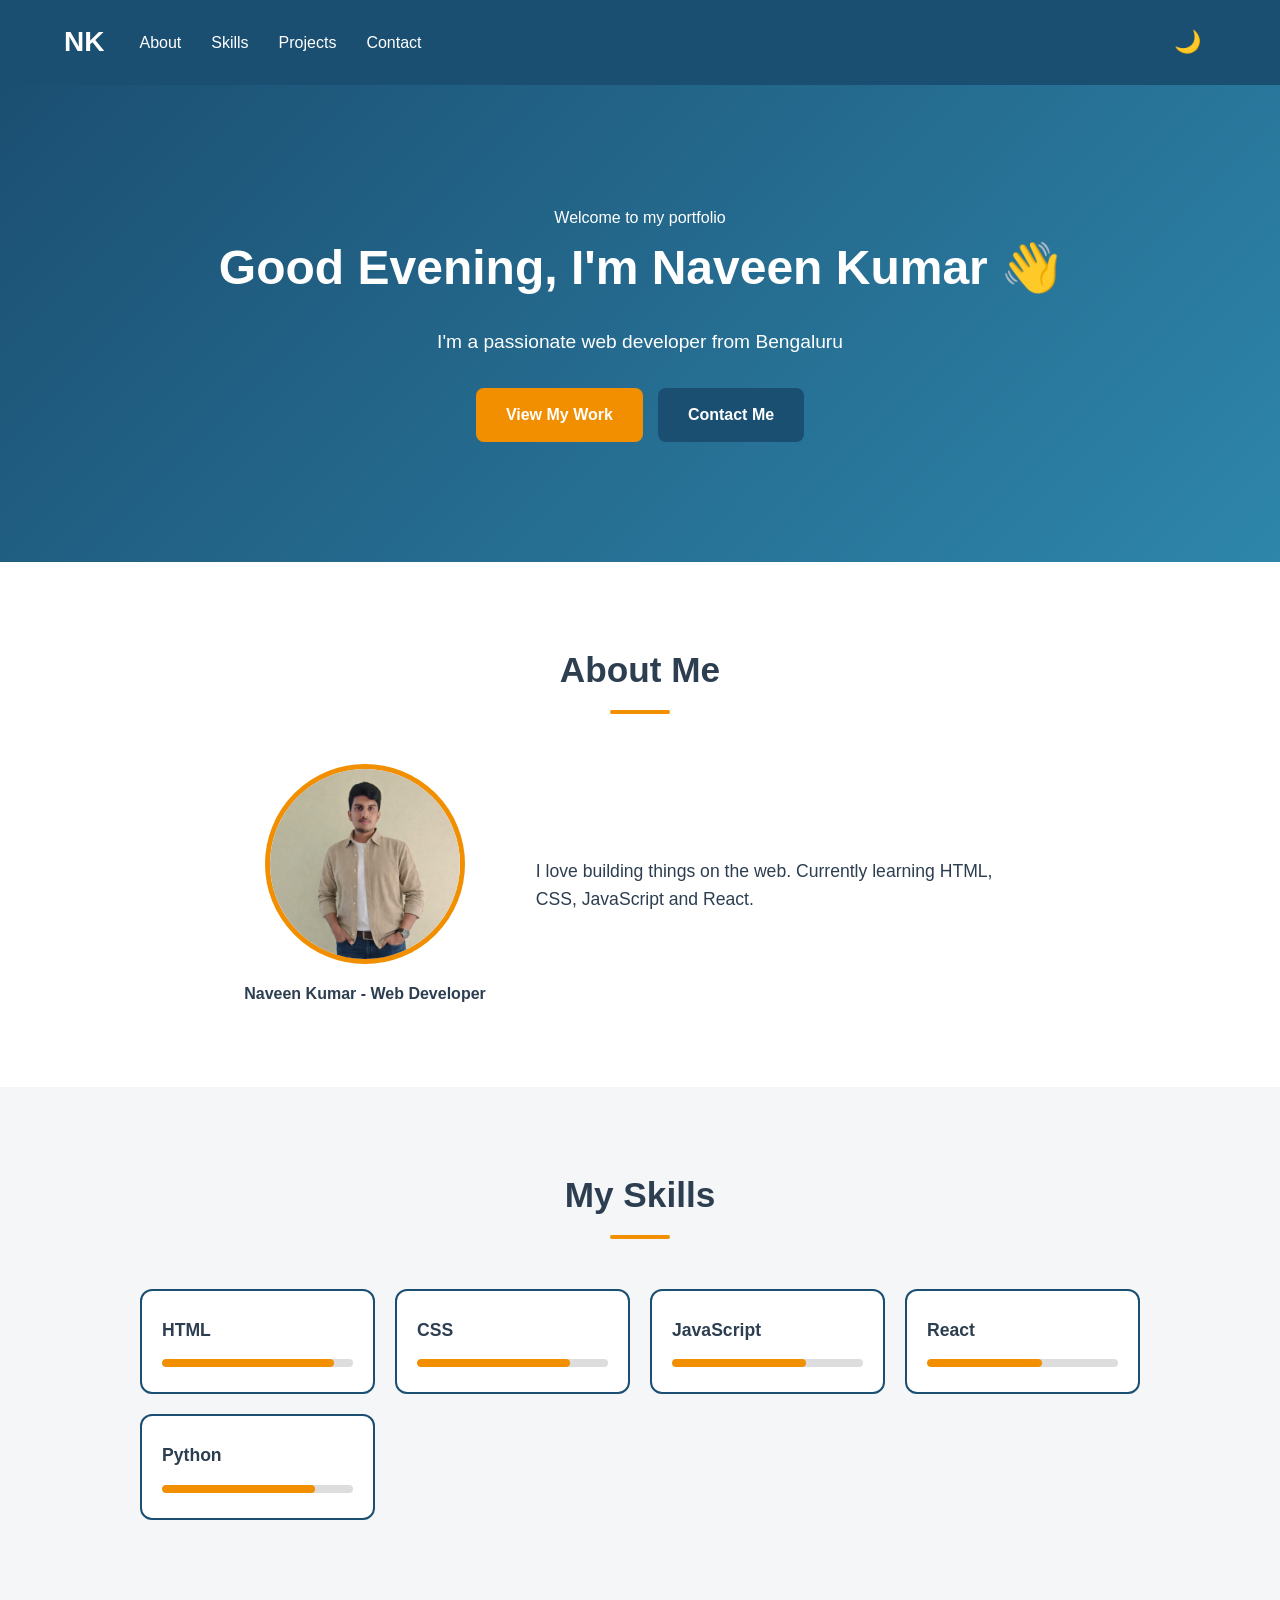
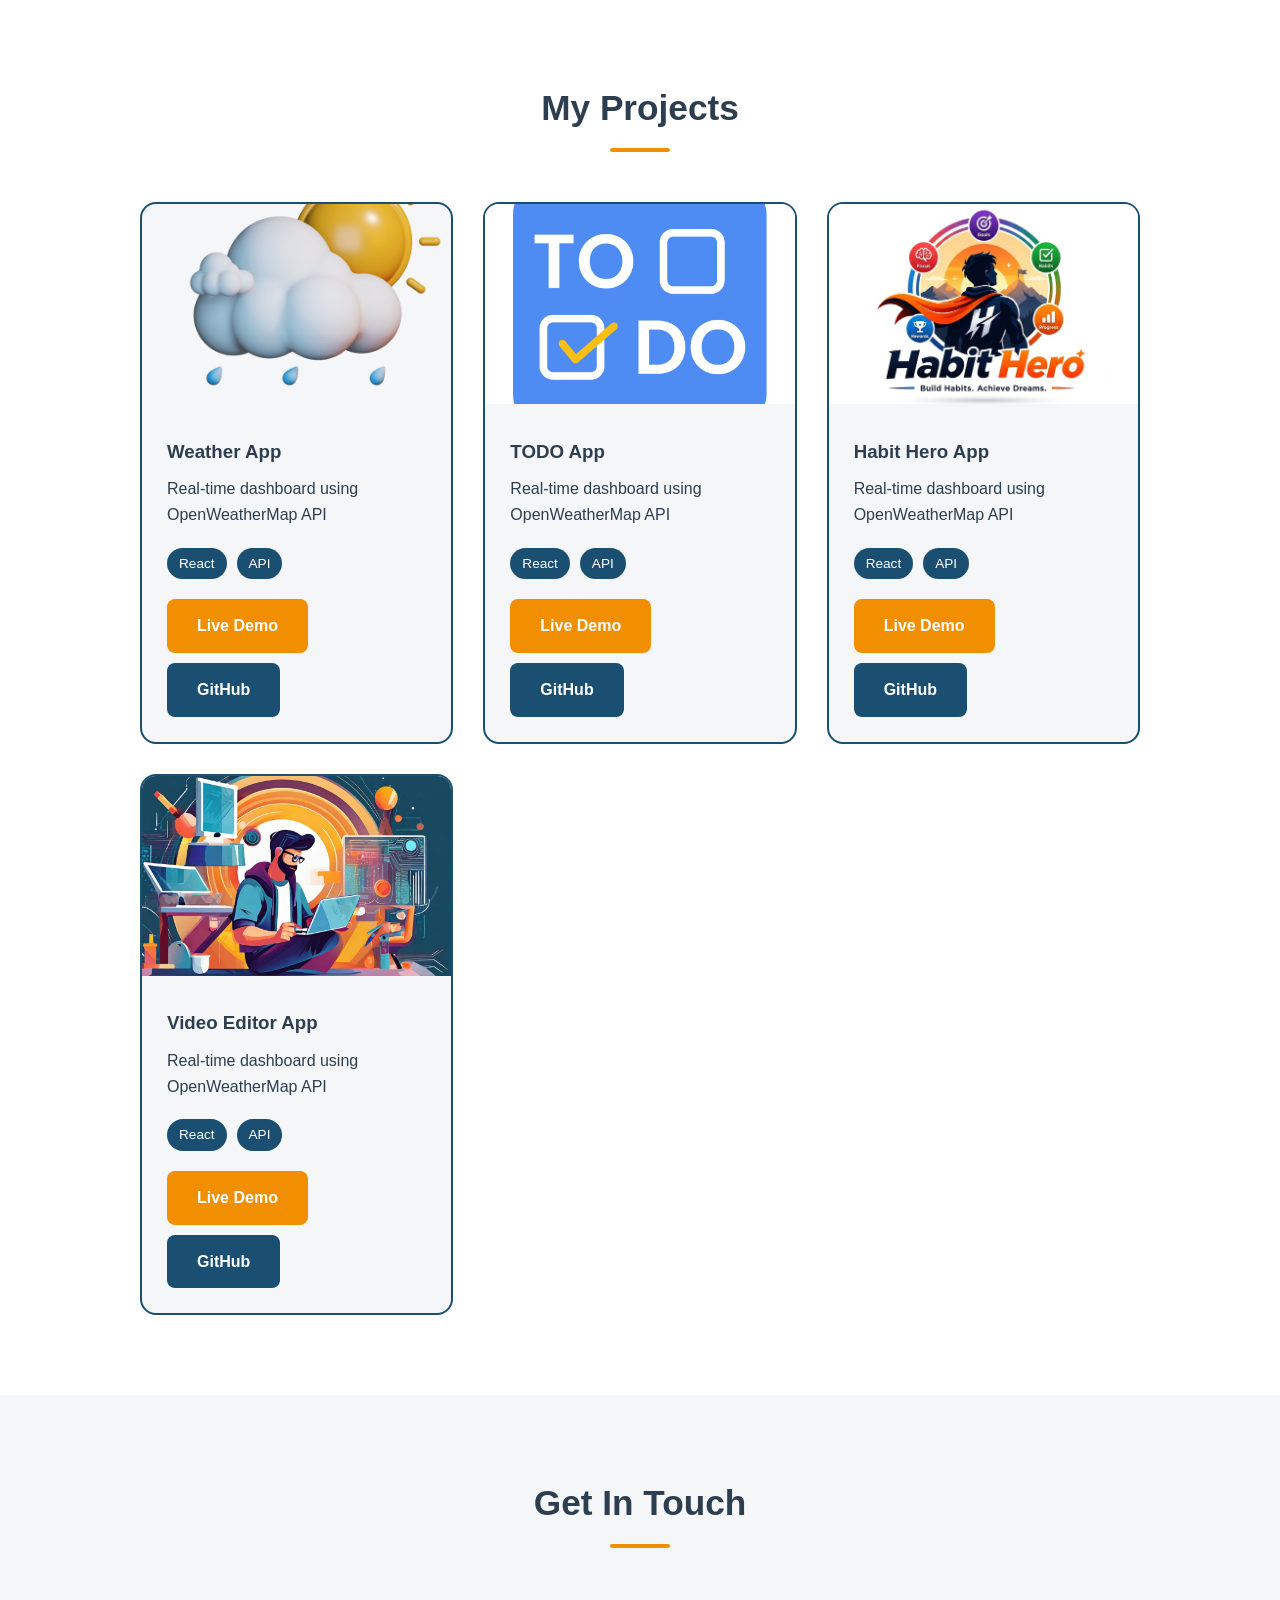
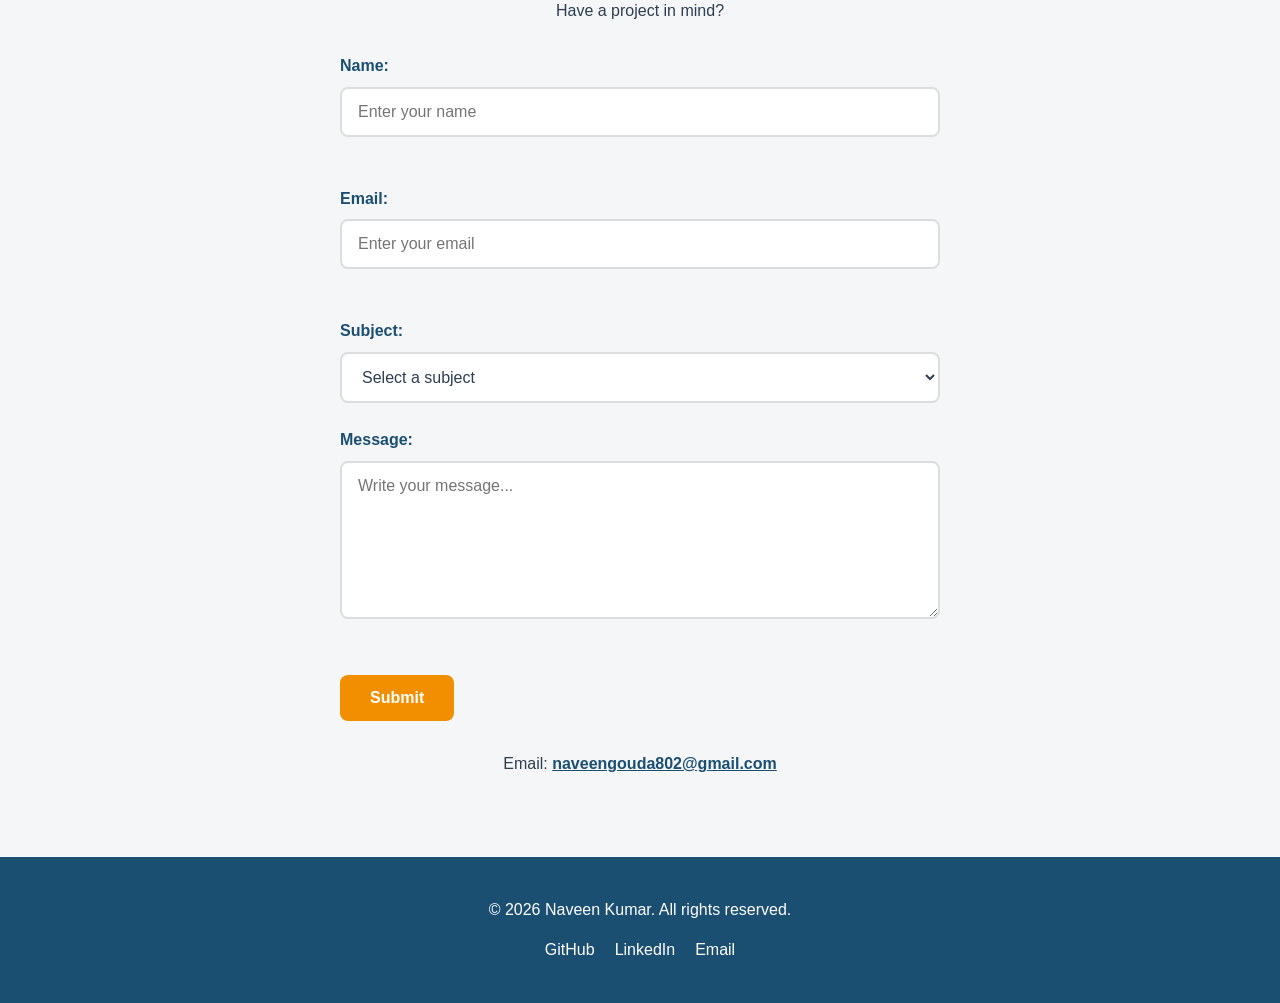
<file: Portfoli project/index.html>
<!DOCTYPE html>
<html lang="en">

<head>
    <meta charset="UTF-8">
    <meta name="viewport" content="width=device-width, initial-scale=1.0">

    <!-- SEO Meta Tags -->
    <title>Naveen Kumar | Web Developer Portfolio</title>

    <meta name="description"
        content="Full-stack web developer specializing in React and Node.js. Available for freelance projects.">

    <meta name="keywords"
        content="web developer, React, JavaScript, portfolio">

    <meta name="author" content="Naveen Kumar">

    <!-- Open Graph -->
    <meta property="og:title" content="Naveen Kumar | Web Developer">
    <meta property="og:description"
        content="Check out my portfolio and projects!">
    <meta property="og:image" content="./my photo.jpeg">
    <meta property="og:url" content="https://example.com">
    <meta property="og:type" content="website">

    <!-- Twitter Card -->
    <meta name="twitter:card" content="summary_large_image">
    <meta name="twitter:title" content="Naveen Kumar | Web Developer">
    <meta name="twitter:description"
        content="Check out my portfolio!">
    <meta name="twitter:image" content="./my photo.jpeg">

    <!-- CSS -->
    <link rel="stylesheet" href="./index.css">
</head>

<body>

    <!-- ================= HEADER ================= -->

    <header class="site-header">

        <nav class="navbar">

            <div class="logo">NK</div>

            <ul class="nav-links" id="navLinks">

                <li>
                    <a href="#about">About</a>
                </li>

                <li>
                    <a href="#skills">Skills</a>
                </li>

                <li>
                    <a href="#projects">Projects</a>
                </li>

                <li>
                    <a href="#contact">Contact</a>
                </li>

            </ul>

            <!-- Dark Mode Button -->
            <button
                class="theme-toggle"
                id="themeToggle"
                title="Toggle Dark Mode"
                aria-label="Toggle Dark Mode">
                🌙
            </button>

            <!-- Mobile Menu Button -->
            <button
                class="menu-toggle"
                id="menuToggle"
                aria-label="Toggle navigation"
                aria-expanded="false">
                ☰
            </button>

        </nav>

    </header>


    <main>

        <!-- ================= HERO ================= -->

        <section class="hero-section" id="hero">

            <!-- NEW -->
            <p class="welcome-text">
                Welcome to my portfolio
            </p>

            <!-- NEW: Greeting changes according to time -->
            <h1>
                <span id="greeting">Good Morning</span>,
                I'm Naveen Kumar 👋
            </h1>

            <p class="tagline">
                I'm a passionate web developer from Bengaluru
            </p>

            <div class="hero-buttons">

                <a href="#projects" class="btn btn-primary">
                    View My Work
                </a>

                <a href="#contact" class="btn btn-secondary">
                    Contact Me
                </a>

            </div>

        </section>


        <!-- ================= ABOUT ================= -->

        <section id="about" class="about-section">

            <h2>About Me</h2>

            <div class="about-content">

                <figure>

                    <img
                        src="./my photo.jpeg"
                        alt="Naveen Kumar"
                        width="200"
                        height="200">

                    <figcaption>
                        Naveen Kumar - Web Developer
                    </figcaption>

                </figure>

                <div class="about-text">

                    <p>
                        I love building things on the web.
                        Currently learning HTML, CSS, JavaScript and React.
                    </p>

                </div>

            </div>

        </section>


        <!-- ================= SKILLS ================= -->

        <section id="skills" class="skills-section">

            <h2>My Skills</h2>

            <div class="skills-grid">

                <div class="skill-item" data-level="90">
                    <span>HTML</span>

                    <div class="skill-bar">
                        <div class="skill-progress"></div>
                    </div>
                </div>

                <div class="skill-item" data-level="80">
                    <span>CSS</span>

                    <div class="skill-bar">
                        <div class="skill-progress"></div>
                    </div>
                </div>

                <div class="skill-item" data-level="70">
                    <span>JavaScript</span>

                    <div class="skill-bar">
                        <div class="skill-progress"></div>
                    </div>
                </div>

                <div class="skill-item" data-level="60">
                    <span>React</span>

                    <div class="skill-bar">
                        <div class="skill-progress"></div>
                    </div>
                </div>

                <div class="skill-item" data-level="80">
                    <span>Python</span>

                    <div class="skill-bar">
                        <div class="skill-progress"></div>
                    </div>
                </div>

            </div>

        </section>


        <!-- ================= PROJECTS ================= -->

        <section id="projects" class="projects-section">

            <h2>My Projects</h2>

            <div class="project-grid">

                <!-- Weather App -->
                <article class="project-card" data-category="web">

                    <img
                        src="./weather.webp"
                        alt="Weather App project"
                        width="200"
                        height="200">

                    <div class="project-content">

                        <h3>Weather App</h3>

                        <p>
                            Real-time dashboard using OpenWeatherMap API
                        </p>

                        <div class="project-tags">
                            <span class="tag">React</span>
                            <span class="tag">API</span>
                        </div>

                        <div class="project-buttons">

                            <a href="#" class="btn btn-primary">
                                Live Demo
                            </a>

                            <a href="#" class="btn btn-secondary">
                                GitHub
                            </a>

                        </div>

                    </div>

                </article>


                <!-- TODO App -->
                <article class="project-card" data-category="web">

                    <img
                        src="./todo.png"
                        alt="TODO App project"
                        width="200"
                        height="200">

                    <div class="project-content">

                        <h3>TODO App</h3>

                        <p>
                            Real-time dashboard using OpenWeatherMap API
                        </p>

                        <div class="project-tags">
                            <span class="tag">React</span>
                            <span class="tag">API</span>
                        </div>

                        <div class="project-buttons">

                            <a href="#" class="btn btn-primary">
                                Live Demo
                            </a>

                            <a href="#" class="btn btn-secondary">
                                GitHub
                            </a>

                        </div>

                    </div>

                </article>


                <!-- Habit Hero App -->
                <article class="project-card" data-category="web">

                    <img
                        src="./habit hero logo 1.jpeg"
                        alt="Habit Hero App project"
                        width="200"
                        height="200">

                    <div class="project-content">

                        <h3>Habit Hero App</h3>

                        <p>
                            Real-time dashboard using OpenWeatherMap API
                        </p>

                        <div class="project-tags">
                            <span class="tag">React</span>
                            <span class="tag">API</span>
                        </div>

                        <div class="project-buttons">

                            <a href="#" class="btn btn-primary">
                                Live Demo
                            </a>

                            <a href="#" class="btn btn-secondary">
                                GitHub
                            </a>

                        </div>

                    </div>

                </article>


                <!-- Video Editor App -->
                <article class="project-card" data-category="web">

                    <img
                        src="./hero assignmen.jpeg"
                        alt="Video Editor App project"
                        width="200"
                        height="200">

                    <div class="project-content">

                        <h3>Video Editor App</h3>

                        <p>
                            Real-time dashboard using OpenWeatherMap API
                        </p>

                        <div class="project-tags">
                            <span class="tag">React</span>
                            <span class="tag">API</span>
                        </div>

                        <div class="project-buttons">

                            <a href="#" class="btn btn-primary">
                                Live Demo
                            </a>

                            <a href="#" class="btn btn-secondary">
                                GitHub
                            </a>

                        </div>

                    </div>

                </article>

            </div>

        </section>


        <!-- ================= CONTACT ================= -->

        <section id="contact" class="contact-section">

            <h2>Get In Touch</h2>

            <p class="contact-intro">
                Have a project in mind?
            </p>

            <form id="contactForm">

                <div class="form-group">

                    <label for="name">
                        Name:
                    </label>

                    <input
                        type="text"
                        id="name"
                        name="name"
                        required
                        placeholder="Enter your name">

                    <small class="error-message"></small>

                </div>


                <div class="form-group">

                    <label for="email">
                        Email:
                    </label>

                    <input
                        type="email"
                        id="email"
                        name="email"
                        required
                        placeholder="Enter your email">

                    <small class="error-message"></small>

                </div>


                <div class="form-group">

                    <label for="subject">
                        Subject:
                    </label>

                    <select
                        name="subject"
                        id="subject"
                        required>

                        <option value="">
                            Select a subject
                        </option>

                        <option value="hire">
                            I want to hire you
                        </option>

                        <option value="collaboration">
                            I want to collaborate
                        </option>

                        <option value="other">
                            Other
                        </option>

                    </select>

                </div>


                <div class="form-group">

                    <label for="message">
                        Message:
                    </label>

                    <textarea
                        name="message"
                        id="message"
                        rows="7"
                        required
                        placeholder="Write your message..."></textarea>

                    <small class="error-message"></small>

                </div>


                <!-- SUBMIT BUTTON -->
                <button
                    type="submit"
                    class="btn btn-primary">
                    Submit
                </button>

                <!-- JavaScript success message -->
                <p
                    id="formMessage"
                    class="form-message"
                    aria-live="polite">
                </p>

            </form>


            <p class="email-contact">
                Email:
                <a href="mailto:naveengouda802@gmail.com">
                    naveengouda802@gmail.com
                </a>
            </p>

        </section>

    </main>


    <!-- ================= FOOTER ================= -->

    <footer class="site-footer">

        <p>
            &copy; 2026 Naveen Kumar. All rights reserved.
        </p>

        <nav aria-label="Social links">

            <a
                href="https://github.com/naveenkumar"
                target="_blank"
                rel="noopener noreferrer">
                GitHub
            </a>

            <a
                href="https://linkedin.com/in/naveen-goud-pp"
                target="_blank"
                rel="noopener noreferrer">
                LinkedIn
            </a>

            <a href="mailto:naveengouda802@gmail.com">
                Email
            </a>

        </nav>

    </footer>


    <!-- Scroll To Top -->
    <button
        id="scrollTopBtn"
        class="scroll-top"
        aria-label="Scroll to top">
        ↑
    </button>


    <!-- JavaScript -->
    <script src="./script.js"></script>

</body>

</html>
</file>
<file: Portfoli project/index.css>
/* =====================================================
   RESET
===================================================== */

* {
    box-sizing: border-box;
    margin: 0;
    padding: 0;
}


/* =====================================================
   ROOT VARIABLES
===================================================== */

:root {
    --primary: #1B4F72;
    --secondary: #2E86AB;
    --accent: #F18F01;

    --text: #2C3E50;
    --light: #F4F6F8;
    --white: #FFFFFF;

    --border: #DDDDDD;

    --font-main:
        "Segoe UI",
        Tahoma,
        Geneva,
        Verdana,
        sans-serif;
}


/* =====================================================
   DARK MODE
===================================================== */

body.dark-mode {
    --text: #F5F5F5;
    --light: #1E293B;
    --white: #0F172A;
    --border: #475569;
}


/* =====================================================
   BODY
===================================================== */

html {
    scroll-behavior: smooth;
}

body {
    font-family: var(--font-main);
    color: var(--text);
    line-height: 1.6;
    background-color: var(--white);

    transition:
        background-color 0.3s ease,
        color 0.3s ease;
}


/* =====================================================
   HEADER
===================================================== */

.site-header {
    position: sticky;
    top: 0;
    z-index: 1000;
}


/* =====================================================
   NAVBAR
===================================================== */

.navbar {
    display: flex;
    justify-content: space-between;
    align-items: center;

    padding: 20px 5%;

    background-color: var(--primary);
}


/* =====================================================
   LOGO
===================================================== */

.logo {
    font-size: 28px;
    font-weight: 700;
    color: var(--white);
    margin-right: 35px;

}


/* =====================================================
   NAVIGATION
===================================================== */

.nav-links {
    list-style: none;

    display: flex;
    gap: 30px;
}

.nav-links a {
    text-decoration: none;
    color: var(--white);

    font-weight: 500;

    transition: color 0.3s ease;
}

.nav-links a:hover,
.nav-links a.active {
    color: var(--accent);
}


/* =====================================================
   THEME BUTTON
===================================================== */

.theme-toggle {
    background: transparent;
    border: none;

    color: var(--white);

    font-size: 22px;

    cursor: pointer;

    margin-left: auto;
    margin-right: 15px;
}


/* =====================================================
   MENU BUTTON
===================================================== */

.menu-toggle {
    display: none;

    background: transparent;
    border: none;

    color: var(--white);

    font-size: 30px;

    cursor: pointer;
}


/* =====================================================
   HERO
===================================================== */

.hero-section {
    background:
        linear-gradient(
            135deg,
            var(--primary),
            var(--secondary)
        );

    color: var(--white);

    text-align: center;

    padding: 120px 5%;
}

.hero-section h1 {
    font-size: 3rem;
    margin-bottom: 20px;

    animation:
        fadeInUp 0.8s ease 0.2s both;
}

.tagline {
    font-size: 1.2rem;

    animation:
        fadeInUp 0.8s ease 0.4s both;
}


/* =====================================================
   HERO BUTTONS
===================================================== */

.hero-buttons {
    margin-top: 30px;

    display: flex;
    justify-content: center;
    gap: 15px;

    animation:
        fadeInUp 0.8s ease 0.6s both;
}


/* =====================================================
   BUTTON
===================================================== */

.btn {
    display: inline-block;

    padding: 12px 28px;

    border-radius: 8px;

    text-decoration: none;

    font-weight: 600;
    font-size: 1rem;

    border: 2px solid transparent;

    cursor: pointer;

    transition: all 0.3s ease;
}


/* Primary */

.btn-primary {
    background-color: var(--accent);
    color: var(--white);
}

.btn-primary:hover {
    background-color: var(--white);
    color: var(--accent);

    border-color: var(--accent);
}


/* Secondary */

.btn-secondary {
    background-color: var(--primary);
    color: var(--white);
}

.btn-secondary:hover {
    background-color: var(--white);
    color: var(--primary);

    border-color: var(--primary);
}


/* =====================================================
   GENERAL SECTION
===================================================== */

section {
    padding: 80px 5%;
}


/* =====================================================
   SECTION HEADINGS
===================================================== */

section h2 {
    font-size: 2.2rem;

    text-align: center;

    position: relative;

    margin-bottom: 50px;
}

section h2::after {
    content: "";

    display: block;

    width: 60px;
    height: 4px;

    background-color: var(--accent);

    margin: 12px auto 0;

    border-radius: 2px;
}


/* =====================================================
   ABOUT
===================================================== */

.about-section {
    background-color: var(--white);
}

.about-content {
    max-width: 900px;

    margin: auto;

    display: flex;

    align-items: center;

    justify-content: center;

    gap: 50px;
}

.about-content figure {
    text-align: center;
}

.about-content img {
    width: 200px;
    height: 200px;

    object-fit: cover;

    border-radius: 50%;

    border: 5px solid var(--accent);
}

figcaption {
    margin-top: 10px;

    font-weight: 600;
}

.about-text {
    max-width: 500px;

    font-size: 1.1rem;
}


/* =====================================================
   SKILLS
===================================================== */

.skills-section {
    background-color: var(--light);
}

.skills-grid {
    max-width: 1000px;

    margin: 40px auto 0;

    display: grid;

    grid-template-columns:
        repeat(
            auto-fit,
            minmax(200px, 1fr)
        );

    gap: 20px;
}

.skill-item {
    background-color: var(--white);

    border: 2px solid var(--primary);

    border-radius: 12px;

    padding: 25px 20px;

    font-weight: bold;
    font-size: 1.1rem;

    transition: all 0.3s ease;
}

.skill-item:hover {
    transform: translateY(-8px);

    box-shadow:
        0 10px 20px
        rgba(0, 0, 0, 0.2);
}


/* Skill progress */

.skill-bar {
    width: 100%;

    height: 8px;

    margin-top: 15px;

    background-color: var(--border);

    border-radius: 10px;

    overflow: hidden;
}

.skill-progress {
    width: 0;

    height: 100%;

    background-color: var(--accent);

    border-radius: 10px;

    transition:
        width 1.5s ease;
}


/* =====================================================
   PROJECTS
===================================================== */

.projects-section {
    background-color: var(--white);
}

.project-grid {
    max-width: 1000px;

    margin: 40px auto 0;

    display: grid;

    grid-template-columns:
        repeat(
            auto-fit,
            minmax(300px, 1fr)
        );

    gap: 30px;
}

.project-card {
    background-color: var(--light);

    border: 2px solid var(--primary);

    border-radius: 16px;

    overflow: hidden;

    transition: all 0.3s ease;
}

.project-card:hover {
    transform: translateY(-8px);

    box-shadow:
        0 10px 20px
        rgba(0, 0, 0, 0.2);
}

.project-card > img {
    width: 100%;
    height: 200px;

    object-fit: cover;
}

.project-content {
    padding: 25px;
}

.project-content h3 {
    margin-bottom: 10px;
}

.project-tags {
    display: flex;

    gap: 10px;

    margin: 20px 0;
}

.tag {
    background-color: var(--primary);

    color: var(--white);

    padding: 5px 12px;

    border-radius: 20px;

    font-size: 0.85rem;
}

.project-buttons {
    display: flex;

    gap: 10px;

    flex-wrap: wrap;
}


/* =====================================================
   CONTACT
===================================================== */

.contact-section {
    background-color: var(--light);

    text-align: center;
}

.contact-intro {
    margin-bottom: 30px;
}

#contactForm {
    max-width: 600px;

    margin: 0 auto;

    text-align: left;
}

.form-group {
    margin-bottom: 24px;
}

.form-group label {
    display: block;

    font-weight: 600;

    margin-bottom: 8px;

    color: var(--primary);
}

.form-group input,
.form-group textarea,
.form-group select {
    width: 100%;

    padding: 14px 16px;

    border: 2px solid var(--border);

    border-radius: 8px;

    font-size: 1rem;

    font-family: inherit;

    background-color: var(--white);

    color: var(--text);

    transition:
        border-color 0.3s ease;
}

.form-group input:focus,
.form-group textarea:focus,
.form-group select:focus {
    outline: none;

    border-color: var(--primary);

    box-shadow:
        0 0 0 3px
        rgba(27, 79, 114, 0.15);
}

.form-group textarea {
    resize: vertical;
}

.error-message {
    display: block;

    color: #D32F2F;

    margin-top: 5px;

    min-height: 20px;
}

.form-message {
    margin-top: 20px;

    font-weight: 600;

    text-align: center;
}

.email-contact {
    margin-top: 30px;
}

.email-contact a {
    color: var(--primary);

    font-weight: 600;
}


/* =====================================================
   FOOTER
===================================================== */

.site-footer {
    background-color: var(--primary);

    color: var(--white);

    text-align: center;

    padding: 40px 5%;
}

.site-footer nav {
    margin-top: 15px;

    display: flex;

    justify-content: center;

    gap: 20px;

    flex-wrap: wrap;
}

.site-footer a {
    color: var(--white);

    text-decoration: none;
}

.site-footer a:hover {
    color: var(--accent);
}


/* =====================================================
   SCROLL TO TOP
===================================================== */

.scroll-top {
    position: fixed;

    bottom: 25px;
    right: 25px;

    width: 45px;
    height: 45px;

    border: none;

    border-radius: 50%;

    background-color: var(--accent);

    color: var(--white);

    font-size: 22px;

    cursor: pointer;

    display: none;

    z-index: 999;
}

.scroll-top.show {
    display: block;
}


/* =====================================================
   ANIMATION
===================================================== */

@keyframes fadeInUp {

    from {
        opacity: 0;

        transform:
            translateY(30px);
    }

    to {
        opacity: 1;

        transform:
            translateY(0);
    }
}


/* =====================================================
   MOBILE
===================================================== */

@media (max-width: 768px) {

    .navbar {
        padding: 15px 5%;
    }

    .nav-links {
        display: none;

        position: absolute;

        top: 70px;
        left: 0;

        width: 100%;

        background-color: var(--primary);

        flex-direction: column;

        text-align: center;

        padding: 20px 0;

        gap: 20px;
    }

    .nav-links.open {
        display: flex;
    }

    .menu-toggle {
        display: block;
    }

    .hero-section {
        padding: 90px 5%;
    }

    .hero-section h1 {
        font-size: 2.2rem;
    }

    .hero-buttons {
        flex-direction: column;

        align-items: center;
    }

    .about-content {
        flex-direction: column;

        text-align: center;

        gap: 30px;
    }

    .project-grid {
        grid-template-columns: 1fr;
    }

    section {
        padding: 60px 5%;
    }

}


/* =====================================================
   SMALL MOBILE
===================================================== */

@media (max-width: 480px) {

    .hero-section h1 {
        font-size: 1.8rem;
    }

    section h2 {
        font-size: 1.8rem;
    }

    .skills-grid {
        grid-template-columns: 1fr;
    }

}
</file>
